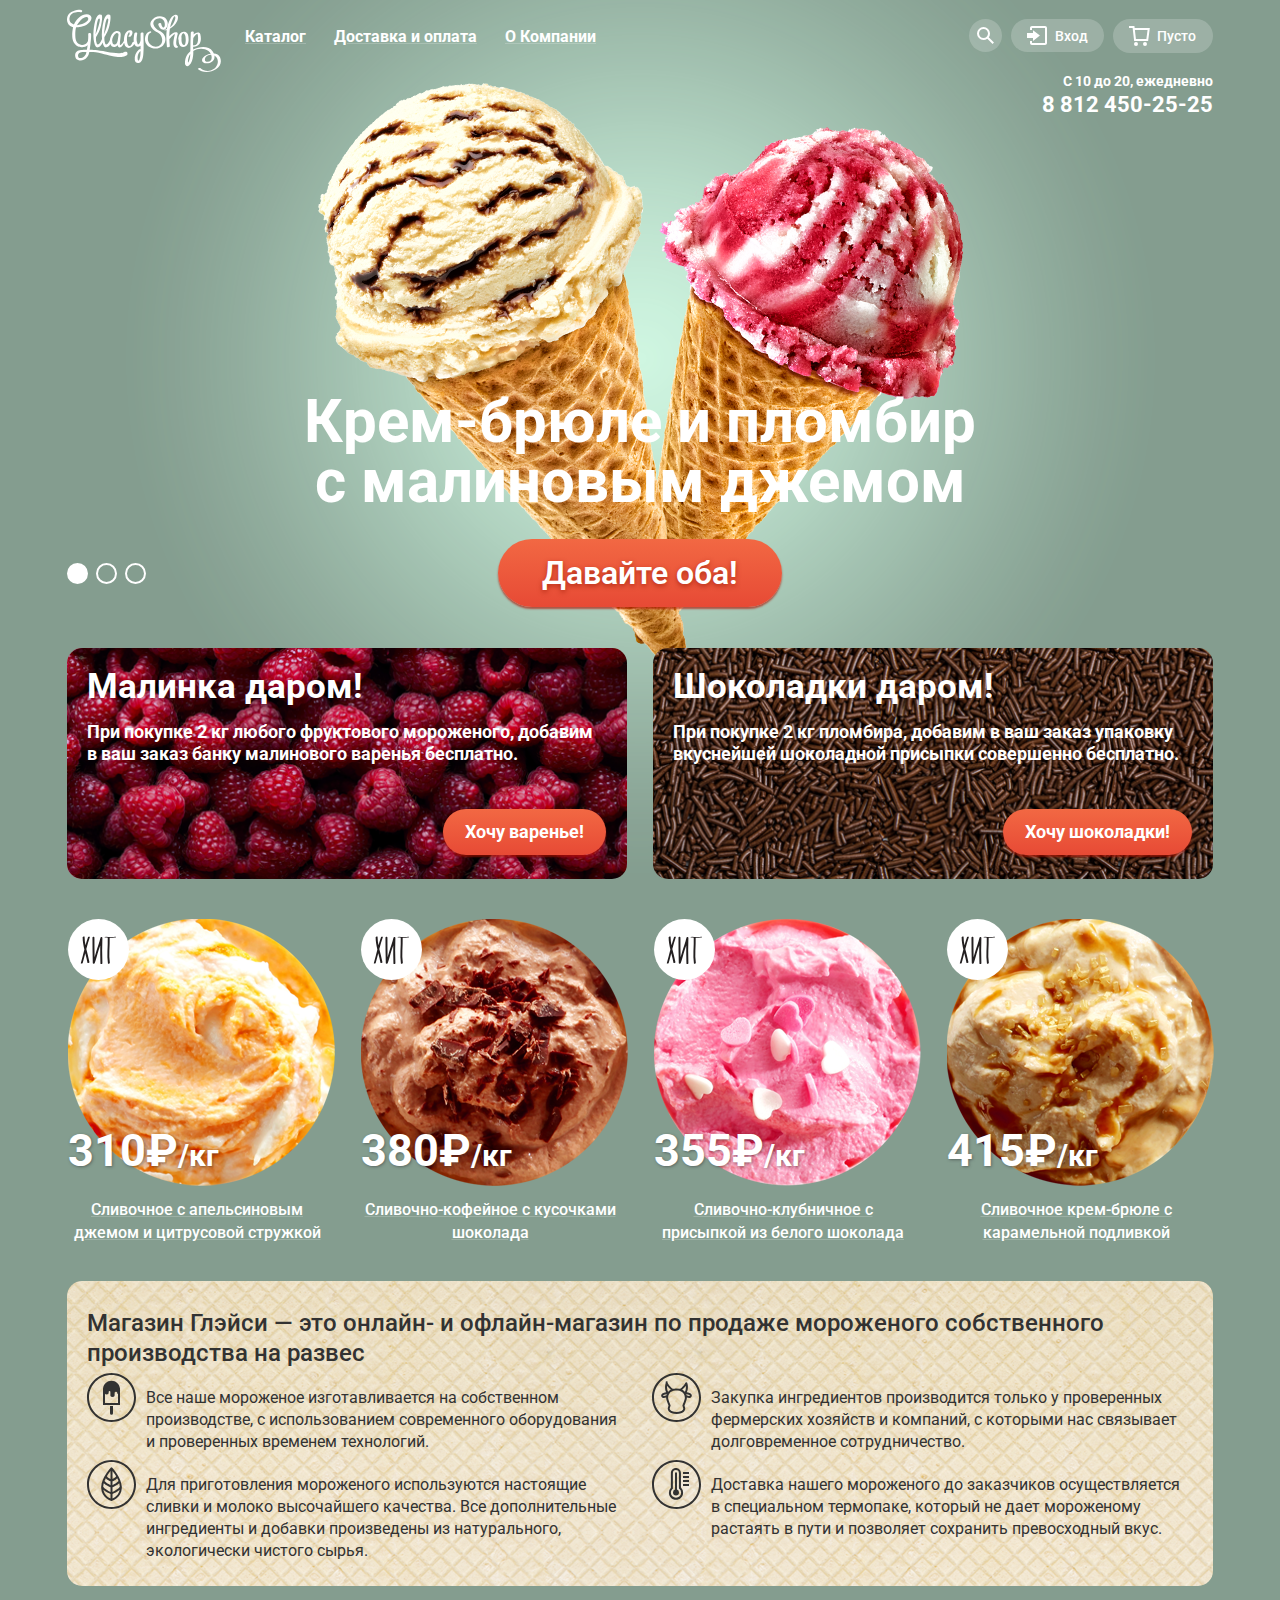
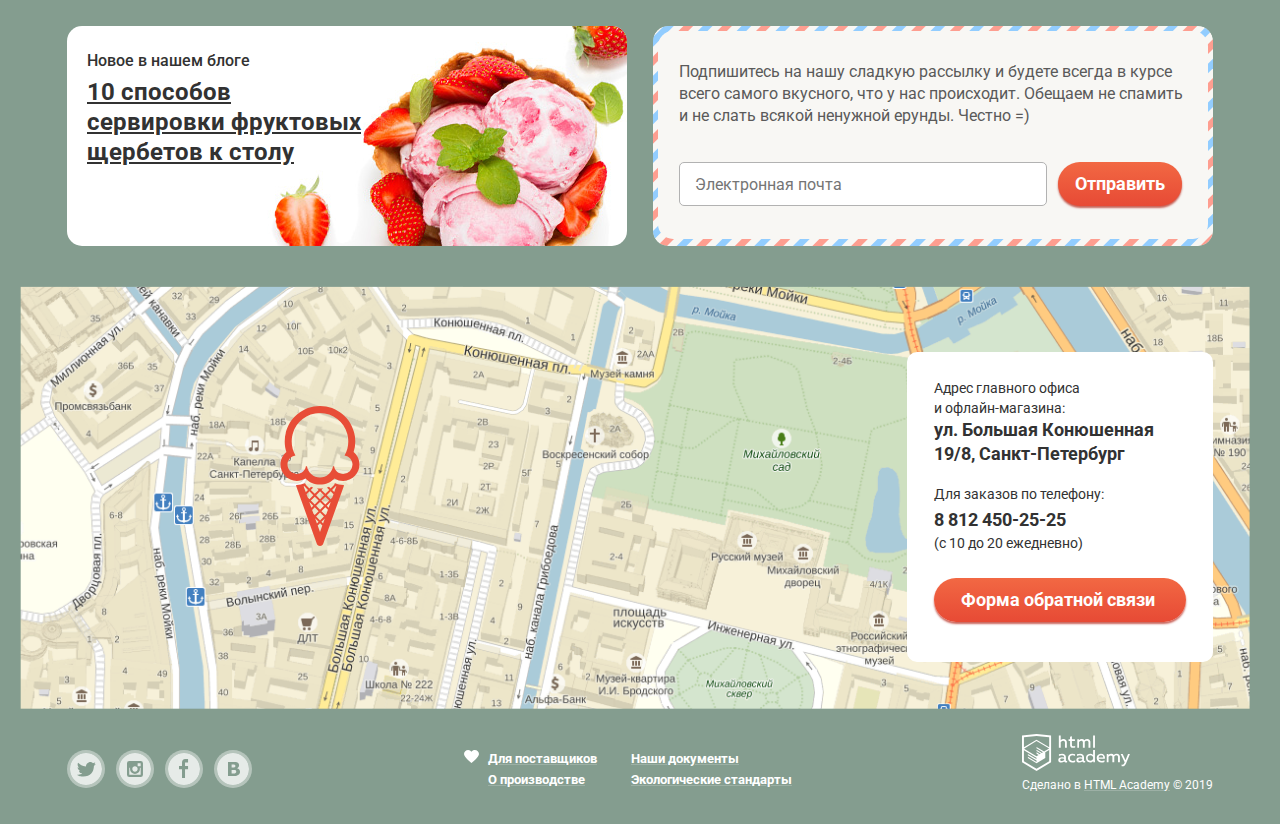
<file: index.html>
<!DOCTYPE html>
<html lang="ru">

<head>
  <meta charset="utf-8">
  <title>Магазин мороженного "Gllacy Shop"</title>
  <link href="https://fonts.googleapis.com/css?family=Roboto:400,500,700&display=swap&subset=cyrillic" rel="stylesheet">
  <link href="./css/normalize.css" rel="stylesheet">
  <link href="./css/min.style.css" rel="stylesheet">
</head>

<body>
  <input class="visually-hidden" type="radio" id="product-1" name="toggle" checked>
  <input class="visually-hidden" type="radio" id="product-2" name="toggle">
  <input class="visually-hidden" type="radio" id="product-3" name="toggle">
  <div class="background-wrapper background-wrapper-with-image">
    <div class="wrapper">
      <header>
        <div class="main-header">
          <nav class="main-navigation">
            <a class="logo">
              <img src="img/logo.svg" width="154" height="64" alt="Логотип магазина мороженного «Gllacy Shop»">
            </a>
            <ul class="site-navigation">
              <li class="catalog-nav site-navigation-item">
                <a href="#" class="menu-link">
                  Каталог
                </a>
                <ul class="list-navigation">
                  <li class="catalog-new"><a href="#">Новинки</a></li>
                  <li class="icecream-type"><a href="catalog.html">Сливочное</a></li>
                  <li class="icecream-type"><a href="#">Щербеты</a></li>
                  <li class="icecream-type"><a href="#">Фруктовый лед</a></li>
                  <li class="icecream-type"><a href="#">Мелорин</a></li>
                </ul>
              </li>
              <li class="delivery site-navigation-item">
                <a href="delivery.html" class="menu-link">
                  Доставка и оплата
                </a>
              </li>
              <li class="info site-navigation-item">
                <a href="info.html" class="menu-link">
                  О Компании
                </a>
              </li>
            </ul>
          </nav>
          <ul class="user-navigation">
            <li class="modal-container">
              <div class="search-block">
                <button type="button" class="search-btn nav-button">
                  <svg class="search-svg" xmlns="http://www.w3.org/2000/svg" xmlns:xlink="http://www.w3.org/1999/xlink" width="17" height="17" viewBox="0 0 17 17"><path d="M16.958 15.527L11.75 10.32A6.455 6.455 0 0 0 13 6.5 6.5 6.5 0 1 0 6.5 13a6.465 6.465 0 0 0 3.839-1.263l5.205 5.204 1.414-1.414zM6.5 11C4.019 11 2 8.981 2 6.5S4.019 2 6.5 2 11 4.019 11 6.5 8.981 11 6.5 11z"/></svg>
                  Поиск
                </button>
                <div class="search-form modal-wrapper">
                  <form action="https://echo.htmlacademy.ru" method="post" name="search-form">
                    <label for="user-search" class="visually-hidden">Поиск по сайту</label>
                    <input class="input-area" type="text" id="user-search" name="search" placeholder="Что ищем?">
                  </form>
                </div>
              </div>
            </li>
            <li class="modal-container">
              <div class="login-block">
                <button type="button" class="entrance-btn nav-button">
                  <svg class="entrance-svg" xmlns="http://www.w3.org/2000/svg" xmlns:xlink="http://www.w3.org/1999/xlink" width="21" height="19" viewBox="0 0 21 19"><g><path d="M6 14.875L12.917 9.5 6 4.125v2.917H-.042v4.917H6z"/><path d="M18 0H5C3.9 0 3 .9 3 2v2h2V2h13v15H5v-2H3v2c0 1.1.9 2 2 2h13c1.1 0 2-.9 2-2V2c0-1.1-.9-2-2-2z"/></g></svg>
                  Вход
                </button>
                <div class="user-form modal-wrapper">
                  <form action="https://echo.htmlacademy.ru" method="post" name="user-page">
                    <label for="user-login" class="visually-hidden">Электронная почта</label>
                    <input class="input-area" type="email" id="user-login" name="login" placeholder="Электронная почта">
                    <label for="user-password" class="visually-hidden">Пароль</label>
                    <input class="input-area" type="password" id="user-password" name="password" placeholder="Пароль">
                  </form>
                  <div class="user-form-block">
                    <div class="popup-block">
                      <button class="popup-btn red-button" type="submit">
                        Войти
                      </button>
                    </div>
                    <div class="user-help-container popup-block">
                      <a href="#" class="black-link">Забыли пароль?</a>
                      <a href="#" class="black-link">Новая регистрация</a>
                    </div>
                  </div>
                </div>
              </div>
            </li>
            <li class="modal-container">
              <button type="button" class="basket-button nav-button">
                <svg class="basket-svg" xmlns="http://www.w3.org/2000/svg" width="21" height="20" viewBox="0 0 21 20"><g><path d="M5.657 2.031L5.422 0H0v2h3.64l1.5 13h13.988l1.699-12.969H5.657zM17.372 13H6.922L5.888 4.031h12.66L17.372 13z"/><circle cx="6.984" cy="18" r="2"/><circle cx="15.984" cy="18" r="2"/></g></svg>
                Пусто
              </button>
            </li>
          </ul>
        </div>
        <div class="wrapper-contact-info">
          <div class="contact-info">
            <p class="work-hours">
              С 10 до 20, ежедневно
            </p>
            <p class="number">
              <a href="tel:88124502525">
                8 812 450-25-25
              </a>
            </p>
          </div>
        </div>
      </header>
    </div>
    <main>
      <div class="wrapper">
        <h1 class="visually-hidden">
          Магазин мороженного «Gllacy Shop»
        </h1>
        <section class="slider">
          <h2 class="visually-hidden">Слайды с мороженным</h2>
          <div class="slider-controls">
            <label class="slider-control" for="product-1">Первый</label>
            <label class="slider-control" for="product-2">Второй</label>
            <label class="slider-control" for="product-3">Третий</label>
          </div>
          <ul class="slider-list">
            <li class="slider-item slide" id="slide1">
              <h3 class="slide-title">
                Крем-брюле и пломбир с малиновым джемом
              </h3>
              <a class="give-link red-button" href="#">
                Давайте оба!
              </a>
            </li>
            <li class="slider-item slide" id="slide2">
              <h3 class="slide-title">
                Шоколадный пломбир и лимонный сорбет
              </h3>
              <a class="give-link red-button" href="#">
                Давайте оба!
              </a>
            </li>
            <li class="slider-item slide" id="slide3">
              <h3 class="slide-title">
                Пломбир с помадкой и клубничный щербет
              </h3>
              <a class="give-link red-button" href="#">
                Давайте оба!
              </a>
            </li>
          </ul>
        </section>
        <div class="container-sale">
          <section class="sale-berry sale-block">
            <h2 class="sale-heading">
              Малинка даром!
            </h2>
            <p class="sale-paragraph">
              При покупке 2 кг любого фруктового мороженого, добавим в ваш заказ банку малинового варенья бесплатно.
            </p>
            <a class="sale-btn red-button" href="#">
              Хочу варенье!
            </a>
          </section>
          <section class="sale-choko sale-block">
            <h2 class="sale-heading">
              Шоколадки даром!
            </h2>
            <p class="sale-paragraph">
              При покупке 2 кг пломбира, добавим в ваш заказ упаковку вкуснейшей шоколадной присыпки совершенно бесплатно.
            </p>
            <a class="sale-btn red-button" href="#">
              Хочу шоколадки!
            </a>
          </section>
        </div>
        <section class="catalog">
          <h2 class="visually-hidden">
            Список сортов мороженного
          </h2>
          <ul class="catalog-list">
            <li class="catalog-item action">
              <div class="catalog-style">
                <p class="hit">
                  <img src="img/1.png" alt="Сливочное с апельсиновым джемом и цитрусовой стружкой" width="267" height="267">
                </p>
                <p class="icecream-price">
                  310₽<span class="icecream-kg">/кг</span>
                </p>
                <h3 class="icecream-name">
                  <a href="#" class="white-link">
                    Сливочное с апельсиновым джемом и цитрусовой стружкой
                  </a>
                </h3>
              </div>
              <div class="actions">
                <a class="show-button red-button" href="#">
                  Быстрый просмотр
                </a>
              </div>
            </li>
            <li class="catalog-item action">
              <div class="catalog-style">
                <p class="hit">
                  <img src="img/2.png" alt="Сливочно-кофейное с кусочками шоколада" width="267" height="267">
                </p>
                <p class="icecream-price">
                  380₽<span class="icecream-kg">/кг</span>
                </p>
                <h3 class="icecream-name">
                  <a href="#" class="white-link">
                    Сливочно-кофейное с кусочками шоколада
                  </a>
                </h3>
              </div>
              <div class="actions">
                <a class="show-button red-button" href="#">
                  Быстрый просмотр
                </a>
              </div>
            </li>
            <li class="catalog-item action">
              <div class="catalog-style">
                <p class="hit">
                  <img src="img/3.png" alt="Сливочно-клубничное с присыпкой из белого шоколада" width="267" height="267">
                </p>
                <p class="icecream-price">
                  355₽<span class="icecream-kg">/кг</span>
                </p>
                <h3 class="icecream-name">
                  <a href="#" class="white-link">
                    Сливочно-клубничное с присыпкой из белого шоколада
                  </a>
                </h3>
              </div>
              <div class="actions">
                <a class="show-button red-button" href="#">
                  Быстрый просмотр
                </a>
              </div>
            </li>
            <li class="catalog-item action">
              <div class="catalog-style">
                <p class="hit">
                  <img src="img/4.png" alt="Сливочное крем-брюле с карамельной подливкой" width="267" height="267">
                </p>
                <p class="icecream-price">
                  415₽<span class="icecream-kg">/кг</span>
                </p>
                <h3 class="icecream-name">
                  <a href="#" class="white-link">
                    Сливочное крем-брюле с карамельной подливкой
                  </a>
                </h3>
              </div>
              <div class="actions">
                <a class="show-button red-button" href="#">
                  Быстрый просмотр
                </a>
              </div>
            </li>
          </ul>
        </section>
        <section class="about-shop">
          <h2 class="shop-description">
            Магазин Глэйси — это онлайн- и офлайн-магазин по продаже мороженого собственного производства на развес
          </h2>
          <ul class="shop-item">
            <li class="shop-list icecream-svg">
              <p>
                Все наше мороженое изготавливается на собственном производстве, с использованием современного
                оборудования и проверенных временем технологий.
              </p>
            </li>
            <li class="shop-list cow-svg">
              <p>
                Закупка ингредиентов производится только у проверенных фермерских хозяйств и компаний, с которыми
                нас связывает долговременное сотрудничество.
              </p>
            </li>
            <li class="shop-list eco-svg">
              <p>
                Для приготовления мороженого используются настоящие сливки и молоко высочайшего качества.
                Все дополнительные ингредиенты и добавки произведены из натурального, экологически чистого сырья.
              </p>
            </li>
            <li class="shop-list termo-svg">
              <p>
                Доставка нашего мороженого до заказчиков осуществляется в специальном термопаке, который не дает
                мороженому растаять в пути и позволяет сохранить превосходный вкус.
              </p>
            </li>
          </ul>
        </section>
        <div class="container-news-sub">
          <article class="news block-news-sub">
            <h2 class="news-title">Новое в нашем блоге</h2>
            <p class="news-article">
              <a href="#" class="black-link">
                10 способов сервировки фруктовых щербетов к столу
              </a>
            </p>
          </article>
          <section class="subscription block-news-sub">
            <div class="subscription-wrapper">
              <h2 class="visually-hidden">Подписка на рассылку</h2>
              <p class="subscription-message">
                Подпишитесь на нашу сладкую рассылку и будете всегда в курсе всего самого вкусного, что у нас
                происходит.
                Обещаем не спамить и не слать всякой ненужной ерунды. Честно =)
              </p>
              <form action="https://echo.htmlacademy.ru" method="post" name="user-subscription">
                <label for="subscription-field" class="visually-hidden">Электронная почта</label>
                <input class="input-area email-form" type="email" name="subscription-form" id="subscription-field" placeholder="Электронная почта" required>
                <button type="submit" class="subscription-btn red-button">Отправить</button>
              </form>
            </div>
          </section>
        </div>
      </div>
      <section class="contact-block">
        <h2 class="visually-hidden">Контактная информация</h2>
        <iframe src="https://www.google.com/maps/embed?pb=!1m18!1m12!1m3!1d1712.0566339341992!2d30.32383543228358!3d59.93859171300498!2m3!1f0!2f0!3f0!3m2!1i1024!2i768!4f13.1!3m3!1m2!1s0x4696310fca145cc1%3A0x42b32648d8238007!2z0JHQvtC70YzRiNCw0Y8g0JrQvtC90Y7RiNC10L3QvdCw0Y8g0YPQuy4sIDE5LzgsINCh0LDQvdC60YIt0J_QtdGC0LXRgNCx0YPRgNCzLCAxOTExODY!5e0!3m2!1sru!2sru!4v1571417828946!5m2!1sru!2sru" width="1200" height="430" style="border:0;" allowfullscreen=""></iframe>
        <div class="img-map">
          <img class="map" src="img/map.png" alt="ул. Большая Конюшенная 19/8, Санкт-Петербург" width="1200" height="430">
          <img class="pin" src="img/pin.svg" alt="" width="80" height="140">
        </div>
        <div class="wrapper contacts-wrapper">
          <div class="contacts">
            <div class="contact-info-map">
              Адрес главного офиса<br> и офлайн-магазина:
              <span class="address">ул. Большая Конюшенная  19/8, Санкт-Петербург</span>
              Для заказов по телефону:
              <span class="tel-number">
                <a href="tel:88124502525">
                  8 812 450-25-25
                </a>
              </span>
              (с 10 до 20 ежедневно)
            </div>
            <a class="user-info red-button" href="#">
              Форма обратной связи
            </a>
          </div>
        </div>
      </section>
    </main>
    <footer>
      <div class="wrapper">
        <div class="container-footer">
          <div class="social-media">
            <ul class="socialmedia-list">
              <li>
                <a href="#" class="socialmedia-icon twitter">
                  <span class="visually-hidden">Твиттер</span>
                </a>
              </li>
              <li>
                <a href="#" class="socialmedia-icon insta">
                  <span class="visually-hidden">Инстаграм</span>
                </a>
              </li>
              <li>
                <a href="#" class="socialmedia-icon facebook">
                  <span class="visually-hidden">Фейсбук</span>
                </a>
              </li>
              <li>
                <a href="#" class="socialmedia-icon vkontakte">
                  <span class="visually-hidden">Вконтакте</span>
                </a>
              </li>
            </ul>
          </div>
          <div class="clients-information">
            <ul class="information-item">
              <li class="information-list heart">
                <a href="#" class="white-link">
                  Для поставщиков
                </a>
              </li>
              <li class="information-list">
                <a href="#" class="white-link">
                  Наши документы
                </a>
              </li>
              <li class="information-list">
                <a href="#" class="white-link">
                  О производстве
                </a>
              </li>
              <li class="information-list">
                <a href="#" class="white-link">
                  Экологические стандарты
                </a>
              </li>
            </ul>
          </div>
          <div class="copyright">
            <div class="html-academy">
              <a href="https://htmlacademy.ru/intensive/htmlcss">
                <img class="html-logo" src="img/logo-htmlacademy.svg" alt="Логотип HTML Академии" width="108" height="39">
              </a>
              <p>Сделано в <a class="footer-logo white-link" href="https://htmlacademy.ru/intensive/htmlcss">HTML Academy</a> &copy; 2019
              </p>
            </div>
          </div>
        </div>
      </div>
    </footer>
    <div class="modal">
      <section class="modal-content">
        <button class="modal-close" type="button">
          <span class="visually-hidden">Закрыть</span>
        </button>
        <h2 class="visually-hidden">Форма обратной связи</h2>
        <p>Мы обязательно вам ответим!</p>
        <form action="https://echo.htmlacademy.ru" method="post" name="userfield-form">
          <label for="userfield-id" class="visually-hidden">Ваше имя</label>
          <input class="input-area" type="text" name="username" id="userfield-id" placeholder="Как вас зовут?">
          <label for="userfield-mail" class="visually-hidden">Электронная почта</label>
          <input class="input-area" type="email" name="user-mail" id="userfield-mail" placeholder="Ваша почта для ответа?">
          <textarea class="input-area" name="user-message" id="userfield-message" rows="5" placeholder="Напишите что-нибудь..." aria-label="Поле для сообщения"></textarea>
          <button type="submit" class="submit-btn red-button">Отправить</button>
        </form>
      </section>
    </div>
  </div>
  <script src="./js/min.script.js"></script>
</body>

</html>
</file>
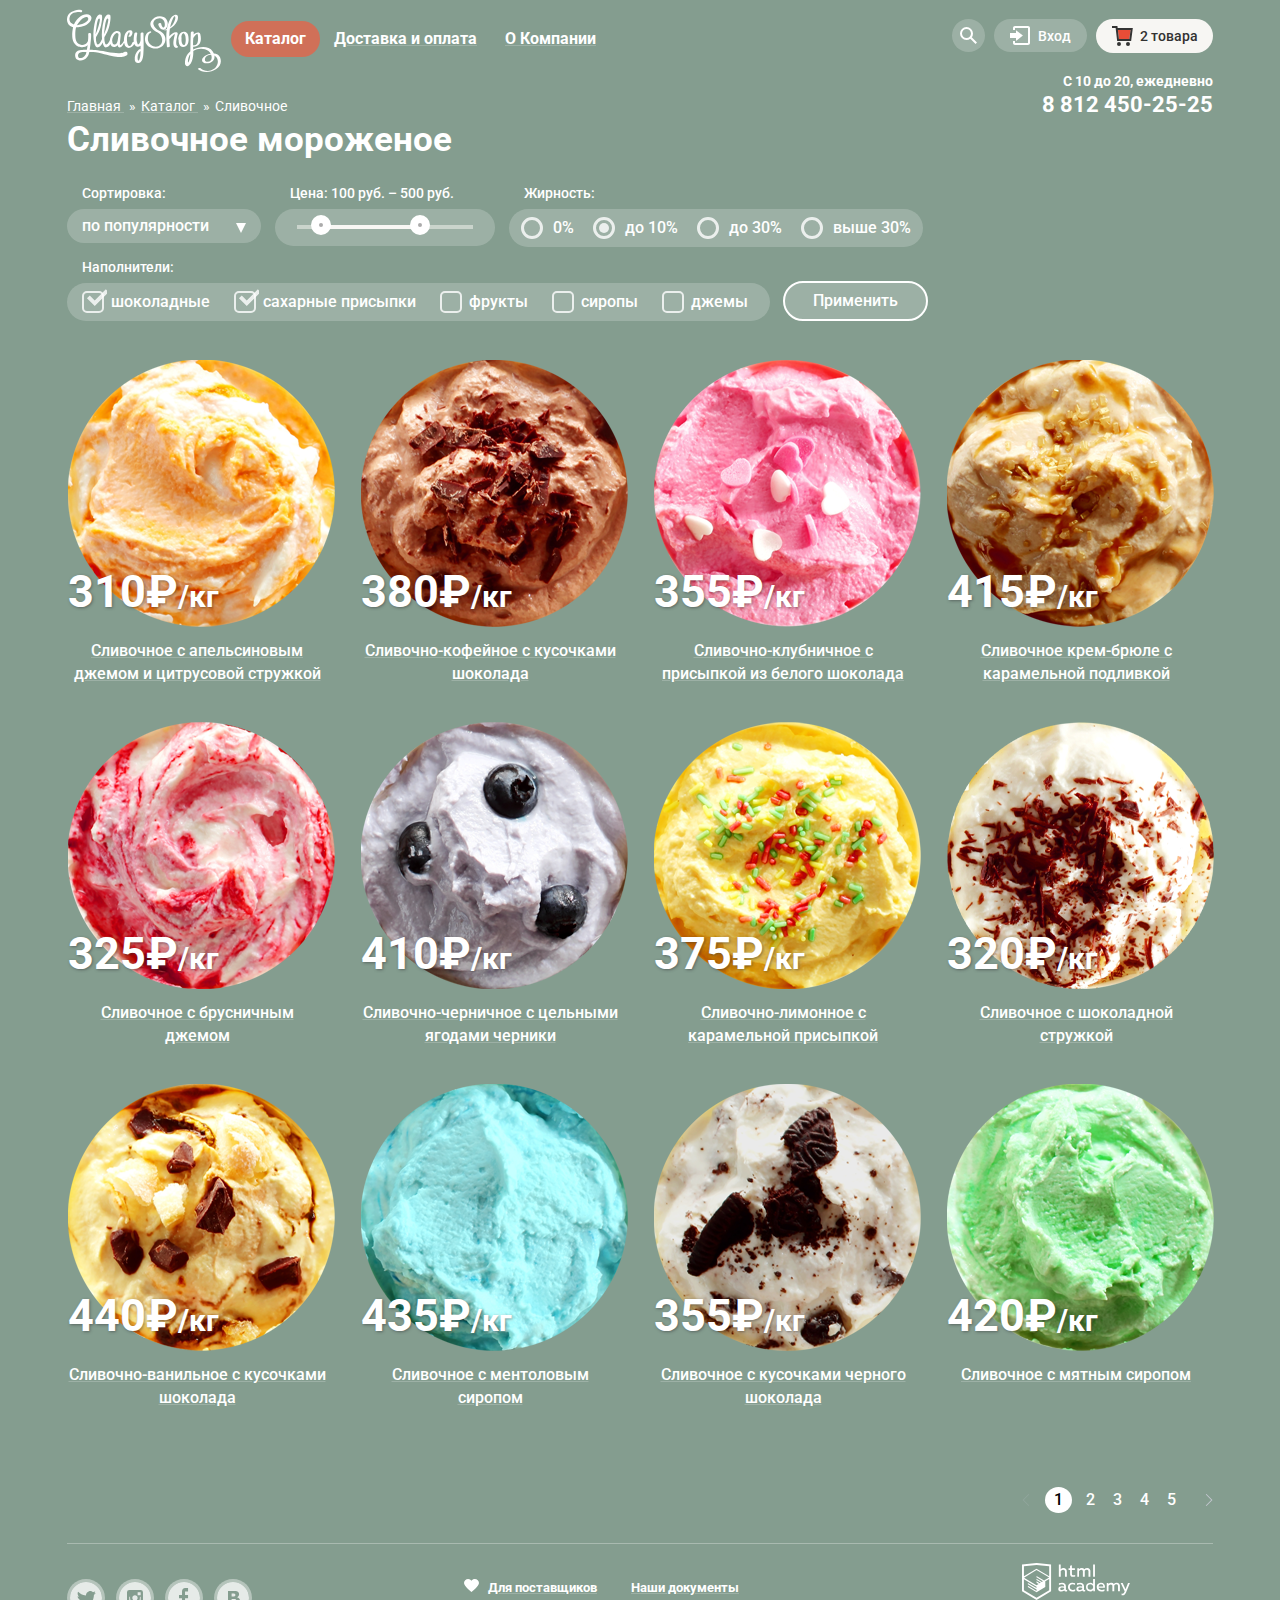
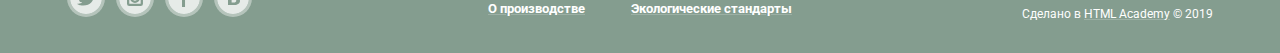
<file: catalog.html>
<!DOCTYPE html>
<html lang="ru">
<head>
  <meta charset="utf-8">
  <title>Каталог магазина мороженного «Gllacy Shop»</title>
  <link href="https://fonts.googleapis.com/css?family=Roboto:400,500,700&display=swap&subset=cyrillic" rel="stylesheet">
  <link href="./css/normalize.css" rel="stylesheet">
  <link href="./css/min.style.css" rel="stylesheet">
</head>
<body>
  <div class="background-wrapper">
    <div class="wrapper">
      <header class="catalog-header">
        <div class="main-header">
          <nav class="main-navigation">
            <a class="logo" href="index.html">
              <img src="img/logo.svg" width="154" height="64" alt="Логотип магазина мороженного «Gllacy Shop»">
            </a>
            <ul class="site-navigation">
              <li class="catalog-nav">
                <a class="catalog-nav-current" href="catalog.html">
                  Каталог
                </a>
              </li>
              <li class="delivery">
                <a href="delivery.html" class="menu-link">
                  Доставка и оплата
                </a>
              </li>
              <li class="info">
                <a href="info.html" class="menu-link">
                  О Компании
                </a>
              </li>
            </ul>
          </nav>
          <ul class="user-navigation">
            <li class="modal-container">
              <div class="search-block">
                <button type="button" class="search-btn nav-button">
                  <svg class="search-svg" xmlns="http://www.w3.org/2000/svg" xmlns:xlink="http://www.w3.org/1999/xlink" width="17" height="17" viewBox="0 0 17 17"><path d="M16.958 15.527L11.75 10.32A6.455 6.455 0 0 0 13 6.5 6.5 6.5 0 1 0 6.5 13a6.465 6.465 0 0 0 3.839-1.263l5.205 5.204 1.414-1.414zM6.5 11C4.019 11 2 8.981 2 6.5S4.019 2 6.5 2 11 4.019 11 6.5 8.981 11 6.5 11z"/></svg>
                  Поиск
                </button>
                <div class="search-form modal-wrapper">
                  <form action="https://echo.htmlacademy.ru" method="post" name="search-form">
                    <label for="user-search" class="visually-hidden">Поиск по сайту</label>
                    <input class="input-area" type="text" id="user-search" name="search" placeholder="Что ищем?">
                  </form>
                </div>
              </div>
            </li>
            <li class="modal-container">
              <div class="login-block">
                <button type="button" class="entrance-btn nav-button">
                  <svg class="entrance-svg" xmlns="http://www.w3.org/2000/svg" xmlns:xlink="http://www.w3.org/1999/xlink" width="21" height="19" viewBox="0 0 21 19"><g><path d="M6 14.875L12.917 9.5 6 4.125v2.917H-.042v4.917H6z"/><path d="M18 0H5C3.9 0 3 .9 3 2v2h2V2h13v15H5v-2H3v2c0 1.1.9 2 2 2h13c1.1 0 2-.9 2-2V2c0-1.1-.9-2-2-2z"/></g></svg>
                  Вход
                </button>
                <div class="user-form modal-wrapper">
                  <form action="https://echo.htmlacademy.ru" method="post" name="user-page">
                    <label for="user-login" class="visually-hidden">Электронная почта</label>
                    <input class="input-area" type="email" id="user-login" name="login" placeholder="Электронная почта">
                    <label for="user-password" class="visually-hidden">Пароль</label>
                    <input class="input-area" type="password" id="user-password" name="password" placeholder="Пароль">
                  </form>
                  <div class="user-form-block">
                    <div class="popup-block">
                      <button class="popup-btn red-button" type="submit">
                        Войти
                      </button>
                    </div>
                    <div class="user-help-container popup-block">
                      <a href="#" class="black-link">Забыли пароль?</a>
                      <a href="#" class="black-link">Новая регистрация</a>
                    </div>
                  </div>
                </div>
              </div>
            </li>
            <li class="basket-popup modal-container">
              <button type="button" class="basket-button nav-button full-basket">
                <svg class="basket-svg" xmlns="http://www.w3.org/2000/svg" width="21" height="20" viewBox="0 0 21 20"><path fill="#E84D37" d="M5.888 4.031L6.922 13h10.45l1.176-8.969z"/><circle fill="#343434" cx="6.984" cy="18" r="2"/><circle fill="#343434" cx="15.984" cy="18" r="2"/><path fill="#343434" d="M5.657 2.031L5.422 0H0v2h3.64l1.5 13h13.988l1.699-12.969H5.657zM17.372 13H6.922L5.888 4.031h12.66L17.372 13z"/></svg>
                2 товара
              </button>
              <div class="basket-full-block modal-wrapper">
                <table class="basket-goods">
                  <tr>
                    <td>
                      <button type="button" class="modal-close basket-close">
                        <span class="visually-hidden">Удалить</span>
                      </button>
                    </td>
                    <td><img src="img/icecream_small_1.png" width="33" height="33" alt="Пломбир с апельсиновым джемом"></td>
                    <td>Пломбир с апельсиновым джемом</td>
                    <td>1,5 кг х <span>200 руб.</span></td>
                    <td>300 руб.</td>
                  </tr>
                  <tr>
                    <td>
                      <button type="button" class="modal-close basket-close-second">
                        <span class="visually-hidden">Удалить</span>
                      </button>
                    </td>
                    <td><img src="img/icecream_small_2.png" width="33" height="33" alt="Клубничный пломбир с присыпкой из белого шоколада"></td>
                    <td>Клубничный пломбир с присыпкой из белого шоколада</td>
                    <td>1,5 кг х <span>300 руб.</span></td>
                    <td>450 руб.</td>
                  </tr>
                </table>
                <div class="basket-container">
                  <p>Итого: 750 руб.</p>
                  <a class="order red-button" href="#">Оформить заказ</a>
                </div>
              </div>
            </li>
          </ul>
        </div>
        <div class="contact-info">
          <p class="work-hours">
            С 10 до 20, ежедневно
          </p>
          <p class="number">
            <a href="tel:88124502525">
              8 812 450-25-25
            </a>
          </p>
        </div>
      </header>
      <main class="main-block">
        <ul class="breadcrumbs">
          <li class="breadcrumbs-item">
            <a href="index.html" class="breadcrumbs-link white-link">
              Главная
            </a>
          </li>
          <li class="breadcrumbs-item">
            <a href="#" class=" breadcrumbs-link white-link">
              Каталог
            </a>
          </li>
          <li class="breadcrumbs-item">
            Сливочное
          </li>
        </ul>
        <h1 class="icecream-heading">Сливочное мороженое</h1>
        <section class="choose-option">
          <h2 class="visually-hidden">
            Фильтр товаров
          </h2>
          <form action="https://echo.htmlacademy.ru" method="post" name="item-filter" class="option-form">
            <div class="sorting-block">
              <p class="form-title">Сортировка:</p>
              <select name="sorting" class="sorting form-background">
                <option value="popular">по популярности</option>
                <option value="cheap">сначала недорогие</option>
                <option value="expensive">сначала дорогие</option>
                <option value="fat">по жирности</option>
              </select>
              <div class="arrow"></div>
            </div>
            <div class="filter-range">
              <div class="form-title">Цена: 100 руб. – 500 руб.</div>
              <div class="range-controls form-background">
                <div class="scale">
                  <div class="bar"></div>
                </div>
                <div class="range-toggle range-toggle-min" tabindex="0"></div>
                <div class="range-toggle range-toggle-max" tabindex="0"></div>
              </div>
            </div>
            <div class="fat-block">
              <p class="form-title">Жирность:</p>
              <fieldset class="form-fieldset">
                <div class="fat-field form-background">
                  <label class="radio-label">
                    <input type="radio" name="select-fat" value="0%" class="visually-hidden input-radio">
                    <span class="radio-indicator"></span>
                    <span>0%</span>
                  </label>
                  <label>
                    <input type="radio" name="select-fat" value="до 10%" class="visually-hidden input-radio" checked>
                    <span class="radio-indicator"></span>
                    <span>до 10%</span>
                  </label>
                  <label>
                    <input type="radio" name="select-fat" value="до 30%" class="visually-hidden input-radio">
                    <span class="radio-indicator"></span>
                    <span>до 30%</span>
                  </label>
                  <label>
                    <input type="radio" name="select-fat" value="выше 30%" class="visually-hidden input-radio">
                    <span class="radio-indicator"></span>
                    <span>выше 30%</span>
                  </label>
                </div>
              </fieldset>
            </div>
            <div class="consist-block">
              <p class="form-title">Наполнители:</p>
              <fieldset class="form-fieldset">
                <div class="consist-field form-background">
                  <label>
                    <input type="checkbox" name="consisting" value="choko" class="visually-hidden input-checkbox" checked>
                    <span class="checkbox-indicator"></span>
                    <span>шоколадные</span>
                  </label>
                  <label>
                    <input type="checkbox" name="consisting" value="sugar" class="visually-hidden input-checkbox" checked>
                    <span class="checkbox-indicator"></span>
                    <span>сахарные присыпки</span>
                  </label>
                  <label>
                    <input type="checkbox" name="consisting" value="fruits" class="visually-hidden input-checkbox">
                    <span class="checkbox-indicator"></span>
                    <span>фрукты</span>
                  </label>
                  <label>
                    <input type="checkbox" name="consisting" value="syrup" class="visually-hidden input-checkbox">
                    <span class="checkbox-indicator"></span>
                    <span>сиропы</span>
                  </label>
                  <label>
                    <input type="checkbox" name="consisting" value="jam" class="visually-hidden input-checkbox">
                    <span class="checkbox-indicator"></span>
                    <span>джемы</span>
                  </label>
                </div>
              </fieldset>
            </div>
            <button type="submit" class="sorting-btn white-button">
              Применить
            </button>
          </form>
        </section>
        <section class="catalog">
          <h2 class="visually-hidden">
            Список сортов мороженного
          </h2>
          <ul class="catalog-list">
            <li class="catalog-item action">
              <div class="catalog-style">
                <img class="png-1" src="img/1.png" alt="Сливочное с апельсиновым джемом и цитрусовой стружкой" width="267" height="267">
                <p class="icecream-price">
                  310₽<span class="icecream-kg">/кг</span>
                </p>
                <h3 class="icecream-name">
                  <a href="#" class="white-link">
                    Сливочное с апельсиновым джемом и цитрусовой стружкой
                  </a>
                </h3>
              </div>
              <div class="actions">
                <a class="show-button red-button" href="#">
                  Быстрый просмотр
                </a>
              </div>
            </li>
            <li class="catalog-item action">
              <div class="catalog-style">
                <img class="png-2" src="img/2.png" alt="Сливочно-кофейное с кусочками шоколада" width="267" height="267">
                <p class="icecream-price">
                  380₽<span class="icecream-kg">/кг</span>
                </p>
                <h3 class="icecream-name">
                  <a href="#" class="white-link">
                    Сливочно-кофейное с кусочками шоколада
                  </a>
                </h3>
              </div>
              <div class="actions">
                <a class="show-button red-button" href="#">
                  Быстрый просмотр
                </a>
              </div>
            </li>
            <li class="catalog-item action">
              <div class="catalog-style">
                <img class="png-3" src="img/3.png" alt="Сливочно-клубничное с присыпкой из белого шоколада" width="267" height="267">
                <p class="icecream-price">
                  355₽<span class="icecream-kg">/кг</span>
                </p>
                <h3 class="icecream-name">
                  <a href="#" class="white-link">
                    Сливочно-клубничное с присыпкой из белого шоколада
                  </a>
                </h3>
              </div>
              <div class="actions">
                <a class="show-button red-button" href="#">
                  Быстрый просмотр
                </a>
              </div>
            </li>
            <li class="catalog-item action">
              <div class="catalog-style">
                <img class="png-4" src="img/4.png" alt="Сливочное крем-брюле с карамельной подливкой" width="267" height="267">
                <p class="icecream-price">
                  415₽<span class="icecream-kg">/кг</span>
                </p>
                <h3 class="icecream-name">
                  <a href="#" class="white-link">
                    Сливочное крем-брюле с карамельной подливкой
                  </a>
                </h3>
              </div>
              <div class="actions">
                <a class="show-button red-button" href="#">
                  Быстрый просмотр
                </a>
              </div>
            </li>
            <li class="catalog-item action">
              <div class="catalog-style">
                <img class="png-1" src="img/5.png" alt="Сливочное с брусничным джемом" width="267" height="267">
                <p class="icecream-price">
                  325₽<span class="icecream-kg">/кг</span>
                </p>
                <h3 class="icecream-name">
                  <a href="#" class="white-link">
                    Сливочное с брусничным джемом
                  </a>
                </h3>
              </div>
              <div class="actions">
                <a class="show-button red-button" href="#">
                  Быстрый просмотр
                </a>
              </div>
            </li>
            <li class="catalog-item action">
              <div class="catalog-style">
                <img class="png-2" src="img/6.png" alt="Сливочно-черничное с цельными ягодами черники" width="267" height="267">
                <p class="icecream-price">
                  410₽<span class="icecream-kg">/кг</span>
                </p>
                <h3 class="icecream-name">
                  <a href="#" class="white-link">
                    Сливочно-черничное с цельными ягодами черники
                  </a>
                </h3>
              </div>
              <div class="actions">
                <a class="show-button red-button" href="#">
                  Быстрый просмотр
                </a>
              </div>
            </li>
            <li class="catalog-item action">
              <div class="catalog-style">
                <img class="png-3" src="img/7.png" alt="Сливочно-лимонное с карамельной присыпкой" width="267" height="267">
                <p class="icecream-price">
                  375₽<span class="icecream-kg">/кг</span>
                </p>
                <h3 class="icecream-name">
                  <a href="#" class="white-link">
                    Сливочно-лимонное с карамельной присыпкой
                  </a>
                </h3>
              </div>
              <div class="actions">
                <a class="show-button red-button" href="#">
                  Быстрый просмотр
                </a>
              </div>
            </li>
            <li class="catalog-item action">
              <div class="catalog-style">
                <img class="png-4" src="img/8.png" alt="Сливочное с шоколадной стружкой" width="267" height="267">
                <p class="icecream-price">
                  320₽<span class="icecream-kg">/кг</span>
                </p>
                <h3 class="icecream-name">
                  <a href="#" class="white-link">
                    Сливочное с шоколадной стружкой
                  </a>
                </h3>
              </div>
              <div class="actions">
                <a class="show-button red-button" href="#">
                  Быстрый просмотр
                </a>
              </div>
            </li>
            <li class="catalog-item action">
              <div class="catalog-style">
                <img class="png-1" src="img/9.png" alt="Сливочно-ванильное с кусочками шоколада" width="267" height="267">
                <p class="icecream-price">
                  440₽<span class="icecream-kg">/кг</span>
                </p>
                <h3 class="icecream-name">
                  <a href="#" class="white-link">
                    Сливочно-ванильное с кусочками шоколада
                  </a>
                </h3>
              </div>
              <div class="actions">
                <a class="show-button red-button" href="#">
                  Быстрый просмотр
                </a>
              </div>
            </li>
            <li class="catalog-item action">
              <div class="catalog-style">
                <img class="png-2" src="img/10.png" alt="Сливочноe с ментоловым сиропом" width="267" height="267">
                <p class="icecream-price">
                  435₽<span class="icecream-kg">/кг</span>
                </p>
                <h3 class="icecream-name">
                  <a href="#" class="white-link">
                    Сливочноe с ментоловым сиропом
                  </a>
                </h3>
              </div>
              <div class="actions">
                <a class="show-button red-button" href="#">
                  Быстрый просмотр
                </a>
              </div>
            </li>
            <li class="catalog-item action">
              <div class="catalog-style">
                <img class="png-3" src="img/11.png" alt="Сливочное с кусочками черного шоколада" width="267" height="267">
                <p class="icecream-price">
                  355₽<span class="icecream-kg">/кг</span>
                </p>
                <h3 class="icecream-name">
                  <a href="#" class="white-link">
                    Сливочное с кусочками черного шоколада
                  </a>
                </h3>
              </div>
              <div class="actions">
                <a class="show-button red-button" href="#">
                  Быстрый просмотр
                </a>
              </div>
            </li>
            <li class="catalog-item action">
              <div class="catalog-style">
                <img class="png-4" src="img/12.png" alt="Сливочное с мятным сиропом" width="267" height="267">
                <p class="icecream-price">
                  420₽<span class="icecream-kg">/кг</span>
                </p>
                <h3 class="icecream-name">
                  <a href="#" class="white-link">
                    Сливочное с мятным сиропом
                  </a>
                </h3>
              </div>
              <div class="actions">
                <a class="show-button red-button" href="#">
                  Быстрый просмотр
                </a>
              </div>
            </li>
          </ul>
        </section>
        <section class="paginator">
          <h2 class="visually-hidden">Список страниц</h2>
          <button type="button" class="paginator-btn prev">
            <span class="visually-hidden">Назад</span>
          </button>
          <ul class="paginator-list">
            <li class="page-item active">
              <a href="#"><span class="paginator-center">1</span></a>
            </li>
            <li class="page-item">
              <a href="#"><span class="paginator-center">2</span></a>
            </li>
            <li class="page-item">
              <a href="#"><span class="paginator-center">3</span></a>
            </li>
            <li class="page-item">
              <a href="#"><span class="paginator-center">4</span></a>
            </li>
            <li class="page-item">
              <a href="#"><span class="paginator-center">5</span></a>
            </li>
          </ul>
          <button type="button" class="paginator-btn next">
            <span class="visually-hidden">Вперед</span>
          </button>
        </section>
      </main>
      <footer>
        <div class="container-footer">
          <div class="social-media">
            <ul class="socialmedia-list">
              <li>
                <a href="#" class="socialmedia-icon twitter">
                  <span class="visually-hidden">Твиттер</span>
                </a>
              </li>
              <li>
                <a href="#" class="socialmedia-icon insta">
                  <span class="visually-hidden">Инстаграм</span>
                </a>
              </li>
              <li>
                <a href="#" class="socialmedia-icon facebook">
                  <span class="visually-hidden">Фейсбук</span>
                </a>
              </li>
              <li>
                <a href="#"  class="socialmedia-icon vkontakte">
                  <span class="visually-hidden">Вконтакте</span>
                </a>
              </li>
            </ul>
          </div>
          <div class="clients-information">
            <ul class="information-item">
              <li class="information-list heart">
                <a href="#" class="white-link">
                  Для поставщиков
                </a>
              </li>
              <li class="information-list">
                <a href="#" class="white-link">
                  Наши документы
                </a>
              </li>
              <li class="information-list">
                <a href="#" class="white-link">
                  О производстве
                </a>
              </li>
              <li class="information-list">
                <a href="#" class="white-link">
                  Экологические стандарты
                </a>
              </li>
            </ul>
          </div>
          <div class="copyright">
            <div class="html-academy">
              <a href="https://htmlacademy.ru/intensive/htmlcss">
                <img class="html-logo" src="img/logo-htmlacademy.svg" alt="Логотип HTML Академии" width="108" height="39">
              </a>
              <p>Сделано в <a class="footer-logo white-link" href="https://htmlacademy.ru/intensive/htmlcss">HTML Academy</a> &copy; 2019
              </p>
            </div>
          </div>
        </div>
      </footer>
    </div>
  </div>
</body>
</html>
</file>
<file: css/min.style.css>
body{margin:0;padding:0;font-family:"Roboto","Arial","sans-serif";font-size:16px;line-height:22px;color:#ffffff}a{text-decoration:none}img{max-width:100%;height:auto}.wrapper{width:1146px;padding:0 27px;margin-right:auto;margin-left:auto}.background-wrapper{background-color:#849d8f}.background-wrapper-with-image{background-color:#849d8f;background-image:url("../img/double_icecream_1.png");background-repeat:no-repeat;background-position:top center;transition:background-image 0.5s ease,background-color 0.5s ease}.background-wrapper-with-image::before,.background-wrapper-with-image::after{content:"";visibility:hidden}.background-wrapper-with-image::before{background-image:url("../img/double_icecream_2.png")}.background-wrapper-with-image::after{background-image:url("../img/double_icecream_3.png")}.visually-hidden{position:absolute;width:1px;height:1px;margin:-1px;border:0;padding:0;clip:rect(0 0 0 0);overflow:hidden}.nav-button{display:flex;align-items:center;padding:7px 10px;font-size:14px;font-weight:500;line-height:16px;color:#ffffff;fill:#ffffff;cursor:pointer;border:none;border-radius:20px;background-color:rgba(255,255,255,0.2)}.nav-button:hover,.nav-button:focus{color:#323232;background-color:#f8f7f4;fill:#323232}.red-button{color:#ffffff;box-shadow:0 2px 2px 0 rgba(172,16,0,0.64);background-image:linear-gradient(to top,#e74a35,#f26843);border-radius:50px;border:none;cursor:pointer}.red-button:hover,.red-button:focus{box-shadow:0 2px 2px 0 #ac1000;background-image:linear-gradient(to bottom,rgba(255,255,255,0.2),rgba(255,255,255,0.2)),linear-gradient(to top,#e74a35,#f26843)}.red-button:active{box-shadow:inset 0 2px 2px 0 #942718;background-image:linear-gradient(to bottom,rgba(0,0,0,0.07),rgba(0,0,0,0.07)),linear-gradient(to bottom,#e74a35,#f26843)}.white-button{font-size:16px;font-weight:500;line-height:18px;color:#ffffff;border:2px solid #ffffff;border-radius:50px;background-color:rgba(255,255,255,0.2);cursor:pointer}.white-button:hover,.white-button:focus{color:#323232;border:2px solid #ffffff;border-radius:20px;background-color:#ffffff}.white-button:active{color:#323232;border:transparent;border-radius:20px;box-shadow:inset 0 2px 1px 0 #696969;background-color:#ededed}.menu-link{display:block;padding:9px 14px;color:#ffffff;-webkit-text-decoration:underline rgba(255,255,255,0.2);text-decoration:underline rgba(255,255,255,0.2);cursor:pointer}.menu-link:hover,.menu-link:focus{color:#333333;background-color:#f7f6f3;border-radius:40px}.menu-link:active{color:#333333;border-radius:40px;box-shadow:inset 0 2px 1px 0 #696969;background-color:#ededed}.white-link{color:#ffffff;cursor:pointer}.white-link:hover,.white-link:focus,.white-link:active{color:#ffbc9e}.black-link{color:#323232;cursor:pointer}.black-link:hover,.black-link:focus,.black-link:active{color:#e84d37}.input-area{height:44px;box-sizing:border-box;padding:9px 15px;font:inherit;color:inherit;font-size:14px;line-height:24px;color:#323232;border:1px solid #b2b2b2;border-radius:5px}.input-area:hover{padding:8px 14px;border:2px solid #9a9a9a}.input-area:focus{padding:8px 14px;border:2px solid #2e88e4}.main-header{display:flex;justify-content:space-between;align-items:center;padding-top:5px}.main-navigation{display:flex;align-items:center;font-weight:700;line-height:18px;text-align:left;color:#ffffff}.logo{margin-right:10px;width:154px;height:64px;padding-top:4px}.site-navigation{position:relative;display:flex;flex-wrap:wrap;align-items:center;margin:0;padding:0;list-style:none}.site-navigation-item{min-height:40px}.list-navigation{position:absolute;top:39px;left:-7px;display:none;z-index:2;width:143px;padding:11px 0 6px 0;box-shadow:0 20px 20px 0 rgba(0,0,0,0.4);background-color:#f8f7f4;border-radius:5px;list-style:none}.list-navigation a{padding:0;margin:0;font-size:14px;line-height:16px;font-weight:400;color:#323232;cursor:pointer}.catalog-new{position:relative;padding-left:20px;padding-bottom:10px;margin-bottom:5px}.catalog-new::after{position:absolute;content:"";left:7px;bottom:1px;width:129px;height:1px;border-bottom:1px solid rgba(0,0,0,0.2)}.catalog-new a{font-weight:700}.icecream-type{margin:0;padding:0;padding:6px 0;list-style:none}.icecream-type a{padding:0 20px}.icecream-type:hover{background-color:#fbded7}.icecream-type:active{background-color:#f6b5a5}.catalog-nav:hover .list-navigation{display:block}.catalog-nav:hover .menu-link{color:#333333;background-color:#f7f6f3;border-radius:40px}.user-navigation{display:flex;align-items:center;flex-wrap:wrap;padding:0;margin:0;list-style:none;flex-shrink:0}.search-btn{padding:8px;font-size:0}.user-navigation li:not(:last-child){margin-right:9px}.search-block{position:relative}.modal-container{min-height:40px}.modal-wrapper{position:absolute;display:none;z-index:2;right:0;top:39px;border-radius:5px;box-shadow:0 20px 20px 0 rgba(0,0,0,0.4);background-color:#f8f7f4}.modal-container:hover .modal-wrapper{display:block}.modal-container:hover .nav-button{color:#323232;background-color:#f8f7f4;fill:#323232}.search-form{width:341px;min-height:84px}.search-form input{margin:20px 15px;width:309px;min-height:14px}.login-block{position:relative}.user-form{width:237px;padding:20px}.user-form input{box-sizing:border-box;margin-bottom:20px;width:240px}.user-form-block{display:flex;justify-content:space-between}.popup-block:not(:last-child){margin-right:9px}.user-help-container{display:flex;flex-direction:column;flex-wrap:wrap}.user-help-container a{-webkit-text-decoration:underline;text-decoration:underline}.popup-btn{font-size:18px;line-height:24px;font-weight:700;color:#fefefe;padding:10px 25px}.wrapper-contact-info{display:flex}.contact-info{margin-left:auto;text-align:right;font-weight:700;color:#ffffff}.work-hours{margin:0;padding-bottom:4px;font-size:14px;line-height:16px}.number{margin:0;font-size:22px;line-height:24px}.number a{color:#ffffff}.entrance-btn{min-width:93px;text-align:center}.entrance-btn svg,.basket-button svg{padding-right:7px;padding-left:6px}.basket-button{min-width:100px}.user-form a{font-size:13px;font-weight:400;line-height:24px}.slider{position:relative;padding-top:275px;padding-bottom:41px;text-align:center}.slider-list{margin:0;padding:0;list-style:none}.slide{display:none}.slide-title{width:700px;margin:0 auto;margin-bottom:27px;font-size:60px;line-height:60px;font-weight:700}.slider-controls{position:absolute;bottom:63px;left:0;font-size:0}.slider-controls .slider-control{display:inline-block;width:17px;height:17px;margin-right:8px;vertical-align:top;background-color:transparent;border:2px solid #ffffff;border-radius:50%;cursor:pointer}.slider-controls .slider-control:hover,.slider-controls .slider-control:focus{background-color:rgba(248,247,244,0.4)}.slider-control:last-child{margin-right:0}#product-1:checked ~ .background-wrapper-with-image{background-color:#849d8f;background-image:url("../img/double_icecream_1.png")}#product-2:checked ~ .background-wrapper-with-image{background-color:#8996a6;background-image:url("../img/double_icecream_2.png")}#product-3:checked ~ .background-wrapper-with-image{background-color:#9d8b84;background-image:url("../img/double_icecream_3.png")}#product-1:checked ~ .background-wrapper-with-image #slide1,#product-2:checked ~ .background-wrapper-with-image #slide2,#product-3:checked ~ .background-wrapper-with-image #slide3{display:block}#product-1:checked ~ .background-wrapper-with-image label[for="product-1"],#product-2:checked ~ .background-wrapper-with-image label[for="product-2"],#product-3:checked ~ .background-wrapper-with-image label[for="product-3"]{background-color:#ffffff}.give-link{display:inline-block;padding:12px 44px;font-size:32px;font-weight:600;line-height:44px;vertical-align:top;text-align:center;text-decoration:none;text-shadow:0 2px 5px rgba(160,32,11,0.76);color:#ffffff}.container-sale{display:flex;justify-content:space-between;flex-wrap:wrap;padding:0;margin-bottom:14px;min-height:229px}.sale-block{display:flex;flex-direction:column;width:519px;margin-right:26px;margin-bottom:20px;padding:18px 21px 24px 20px;color:#ffffff;font-weight:700;background-repeat:no-repeat;background-size:cover;border-radius:15px}.sale-block:nth-child(2n){margin-right:0}.sale-berry{background-color:#c03457;background-image:url("../img/berry.png")}.sale-choko{background-color:#422929e0;background-image:url("../img/choko.png")}.sale-heading{margin:0;margin-bottom:14px;font-size:35px;line-height:41px}.sale-paragraph{margin:0;margin-bottom:44px;font-size:18px;line-height:22px}.sale-btn{align-self:flex-end;padding:11px 22px;font-size:18px;line-height:24px}.about-shop{padding:27px 24px 24px 20px;margin-top:6px;margin-bottom:40px;color:#323232;background-color:#cfbfa0;background-image:url("../img/vaffel.png");background-repeat:no-repeat;border-radius:15px;background-size:cover}.shop-description{margin-top:0;margin-bottom:5px;font-size:24px;font-weight:500;line-height:30px}.shop-item{display:flex;flex-wrap:wrap;padding:0;margin:0;font-weight:400;list-style:none}.shop-list{display:flex;width:537px;margin-right:28px}.shop-list:nth-child(2n){margin-right:0}.shop-list p{margin:0;padding-top:14px;min-height:73px}.shop-list::before{display:block;flex-shrink:0;margin-right:10px;content:'';width:49px;height:49px}.icecream-svg::before{background-image:url("../img/ice-cream.svg")}.cow-svg::before{background-image:url("../img/cow.svg")}.eco-svg::before{background-image:url("../img/eco.svg")}.termo-svg::before{background-image:url("../img/thermometer.svg")}.container-news-sub{display:flex;justify-content:space-between;flex-wrap:wrap;padding:0;margin-bottom:20px;min-height:220px}.block-news-sub{display:flex;flex-direction:column;width:560px;margin-right:26px;margin-bottom:20px;background-repeat:no-repeat;background-size:cover;border-radius:15px}.block-news-sub:nth-child(2n){margin-right:0}.news{width:520px;padding:24px 20px;text-align:left;color:#323232;background-color:#e7d1d1;background-image:url("../img/background-article.jpg")}.news-title{margin:0;margin-bottom:5px;font-size:16px;font-weight:500;line-height:22px}.news-article{margin:0;max-width:281px}.news-article a{font-size:24px;font-weight:700;line-height:30px;text-decoration:underline}.subscription-wrapper{margin:0;padding:30px 22px 33px 21px;border-radius:15px;background-color:#f8f7f4}.subscription{width:550px;min-height:210px;padding:5px;font-weight:400;color:#5a5a5a;background-image:url("../img/bg-post.svg");background-position:50% 50%}.subscription input{font-size:16px;width:368px;margin-right:11px}.subscription-message{margin:0;margin-bottom:35px}.subscription-wrapper form{display:flex}.email-form{width:368px;height:44px;font-size:16px;font-weight:400;line-height:24px;margin-right:11px;padding-left:15px}.subscription-btn{padding:10px 17px;font-size:18px;line-height:24px;font-weight:700;color:#fefefe}.contact-block{margin-bottom:18px;display:block;position:relative;height:430px}.contact-block iframe{position:relative;z-index:2;border:none;width:100%}.img-map{position:absolute;top:0;left:0;z-index:1;margin:0}.map{width:100%}.pin{position:absolute;top:120px;left:280px}.contacts-wrapper{padding:0;position:relative}.contacts{position:absolute;z-index:3;top:-370px;right:0;padding:26px 27px;padding-bottom:40px;width:252px;border-radius:10px;background-color:#ffffff;color:#323232}.contact-info-map{display:flex;flex-direction:column;font-size:14px;font-weight:400;line-height:20px;margin:0;margin-bottom:25px}.address{font-size:18px;font-weight:700;line-height:24px;padding-bottom:18px}.tel-number a{font-size:18px;font-weight:700;line-height:22px;color:#323232}.tel-number{padding-top:5px;padding-bottom:2px}.user-info{display:block;padding:10px 27px;font-size:18px;line-height:24px;font-weight:700;color:#fefefe}.container-footer{display:flex;justify-content:space-between;align-items:center;padding-bottom:30px}.socialmedia-list{display:flex;justify-content:space-between;padding:0;margin:0;list-style:none}.socialmedia-list li{margin-right:11px;margin-top:10px}.socialmedia-list li:last-child{margin-right:0}.socialmedia-icon{display:block;width:32px;height:32px;border:3px solid rgba(255,255,255,0.5);border-radius:50%;background-repeat:no-repeat;opacity:0.8;cursor:pointer}.socialmedia-icon:hover,.socialmedia-icon:focus{color:#ffffff;border:3px solid rgba(255,255,255,0.7);border-radius:50%;opacity:1}.socialmedia-icon:active{color:#e9e9e9;border:3px solid rgba(255,255,255,0.7);border-radius:50%;opacity:0.5}.vkontakte{background-image:url("../img/vk.svg")}.insta{background-image:url("../img/instagram.svg")}.facebook{background-image:url("../img/fb.svg")}.twitter{background-image:url("../img/twitter.svg")}.information-item{width:363px;padding:0;margin:0;display:flex;flex-wrap:wrap;font-size:13px;font-weight:700;line-height:18px;list-style:none}.clients-information{margin-left:65px;margin-top:15px}.information-list{position:relative;display:flex;min-width:123px;margin:0;margin-bottom:3px;margin-right:20px;box-sizing:border-box}.information-list a{-webkit-text-decoration:underline rgba(255,255,255,0.2);text-decoration:underline rgba(255,255,255,0.2)}.heart::before{position:absolute;left:-24px;width:15px;height:13px;flex-shrink:0;margin-right:3px;content:'';background-image:url("../img/heart.svg");background-repeat:no-repeat}.html-academy{display:flex;flex-direction:column;justify-content:center;min-width:189px;margin:0;font-size:12px;font-weight:400;line-height:18px;text-align:left;color:#fefefe}.html-academy a{margin:0;-webkit-text-decoration:underline rgba(255,255,255,0.2);text-decoration:underline rgba(255,255,255,0.2)}.html-academy p{margin:0}@keyframes bounce{0{transform:translateY(-2000px)}70%{transform:translateY(30px)}90%{transform:translateY(-10px)}100%{transform:translateY(0)}}@keyframes shake{0,100%{transform:translateX(0)}10%,30%,50%,70%,90%{transform:translateX(-10px)}20%,40%,60%,80%{transform:translateX(10px)}}.modal{display:none;position:fixed;z-index:50;padding-top:100px;left:0;top:0;width:100%;height:100%;overflow:auto;background-color:rgb(0,0,0);background-color:rgba(0,0,0,0.4)}.modal-content{position:fixed;z-index:50;top:120px;left:50%;width:430px;margin-left:-230px;padding:18px 24px 27px;border-radius:10px;background-color:#f8f7f4}.modal-show{display:block}.modal-show-animation{animation:bounce 0.6s}.modal-error{animation:shake 0.6s}.modal-content .input-area{font-size:16px}.modal-content input{margin-bottom:18px;width:265px}.modal-content textarea{width:426px;height:153px;margin-bottom:20px;resize:none}.modal-close{position:absolute;top:15px;right:16px;width:18px;height:17px;background-color:transparent;border:0;cursor:pointer}.modal-close::before,.modal-close::after{content:"";position:absolute;left:-1px;width:22px;height:2px;background-color:#323232}.modal-close::before{transform:rotate(45deg)}.modal-close::after{transform:rotate(-45deg)}.modal-content p{margin:0;margin-bottom:20px;margin-right:10px;padding:0;font-size:24px;font-weight:500;line-height:28px;color:#323232}.submit-btn{display:block;margin-left:auto;padding:10px 23px;font-size:18px;line-height:24px;font-weight:700}.catalog-header{margin-bottom:-50px}.full-basket{min-width:117px;color:#323232;background-color:rgba(248,247,244,0.99);border:none}.basket-popup{position:relative}.basket-full-block{position:absolute;right:0;z-index:2;display:none;padding:18px 15px;width:510px;color:#323232;font-size:13px;line-height:16px;font-weight:400;border-radius:5px;box-shadow:0 20px 20px 0 #00000066;background-color:#f8f7f4}.basket-goods{margin:0;border-bottom:1px solid #cacac7}.basket-goods td{padding-bottom:16px;padding-right:16px}.basket-goods td:first-child{padding-right:20px}.basket-goods td:nth-child(2n){padding-right:12px}.basket-goods td:nth-child(3n){width:220px;padding-right:21px}.basket-goods td:nth-child(4n){padding-bottom:25px;padding-right:26px}.basket-goods span{color:#999999}.basket-close{top:30px;left:16px;width:11px;height:11px}.basket-close::before,.basket-close::after{left:-1px;width:13px;height:1px;background-color:#323232}.basket-close-second{top:85px;left:16px;width:11px;height:11px}.basket-close-second::before,.basket-close-second::after{left:-1px;width:13px;height:1px;background-color:#323232}.basket-container{display:flex;flex-direction:column;align-items:flex-end;margin-bottom:5px}.basket-container p{margin-top:14px;margin-bottom:13px;font-size:15px;line-height:18px;font-weight:700}.basket-container a{padding:9px 15px}.basket-popup:hover .basket-full-block{display:block}.order{font-size:18px;line-height:24px;font-weight:700;color:#fefefe}.catalog-nav-current{display:block;pointer-events:none;cursor:default;padding:9px 14px;color:#ffffff;background-color:#d07058;text-decoration:none;border-radius:40px}.breadcrumbs{position:relative;display:inline-flex;justify-content:flex-start;margin:0;margin-bottom:5px;padding:0;padding-top:31px;font-size:14px;font-weight:400;line-height:16px;text-align:left;color:#ffffff;list-style:none}.breadcrumbs-item:not(:last-child)::after{padding-right:5px;content:"»"}.breadcrumbs-link{padding-right:5px;-webkit-text-decoration:underline rgba(255,255,255,0.2);text-decoration:underline rgba(255,255,255,0.2)}.form-background{font-size:16px;font-weight:500;line-height:18px;color:#ffffff;border:transparent;border-radius:50px;background-color:rgba(255,255,255,0.2)}.option-form{margin:0;margin-bottom:33px;display:flex;justify-content:flex-start;flex-wrap:wrap;font-size:14px;font-weight:500;line-height:16px}.form-title{margin:0;margin-bottom:8px;padding-left:15px}.sorting-block{position:relative;margin:0;margin-bottom:12px;margin-right:14px}.sorting{min-width:194px;padding:8px;padding-left:15px;-webkit-appearance:none;-moz-appearance:none;appearance:none;cursor:pointer}.sorting::-ms-expand{display:none}.arrow{content:"";position:absolute;top:38px;right:15px;border-style:solid;border-width:10px 5px 0 5px;border-color:#ffffff transparent transparent transparent}.sorting:hover,.sorting:focus{color:#323232}.sorting:hover + .arrow,.sorting:focus + .arrow{border-color:#323232 transparent transparent transparent}.sorting:active{color:#323232;background-color:#ffffff}.filter-range{width:220px;height:60px;margin-bottom:12px;margin-right:14px}.range-controls{position:relative;margin-bottom:34px;padding-top:16px;padding-right:22px;padding-left:22px;height:21px}.range-controls .scale{width:176px;height:4px;background-color:rgba(248,247,244,0.5)}.range-controls .bar{width:107px;height:4px;margin-left:20px;background-color:#f8f7f4}.range-controls .range-toggle{position:absolute;top:6px;left:0;width:4px;height:4px;padding:0;border:8px solid #ffffff;background-color:#ababab;border-radius:50%;cursor:pointer}.range-controls .range-toggle-min{left:36px}.range-controls .range-toggle-max{left:135px}.fat-block{margin:0;margin-bottom:12px;padding:0}.form-fieldset{border:transparent;margin:0;padding:0}.fat-field{display:flex;align-items:center;padding:8px 12px}.fat-field label{display:flex;align-items:center;cursor:pointer}.fat-field label:not(:last-child){margin-right:19px}.input-radio + .radio-indicator{display:flex;justify-content:center;align-items:center;margin-right:10px;width:16px;height:16px;border:3px solid rgba(255,255,255,0.8);border-radius:50%}.input-radio:disabled ~ span{color:rgba(255,255,255,0.4)}.input-radio:hover + .radio-indicator,.input-radio:focus + .radio-indicator{border:3px solid #ffffff}.input-radio:disabled + .radio-indicator{border:3px solid rgba(255,255,255,0.4)}.input-radio:checked + .radio-indicator::after{content:"";display:block;width:10px;height:10px;background-color:rgba(255,255,255,0.8);border-radius:50%}.input-radio:checked:hover + .radio-indicator::after,.input-radio:checked:focus + .radio-indicator::after{background-color:#ffffff}.input-radio:checked:disabled + .radio-indicator::after{background-color:rgba(255,255,255,0.4)}.consist-block{margin:0;margin-right:13px;padding:0}.consist-field{position:relative;display:flex;justify-content:space-around;align-items:center;padding:8px 15px;padding-right:22px}.consist-field label{display:flex;align-items:center;cursor:pointer}.consist-field label:not(:last-child){margin-right:24px}.input-checkbox + .checkbox-indicator{display:flex;align-items:center;width:18px;height:18px;margin-right:7px;border:2px solid rgba(255,255,255,0.8);border-radius:5px}.input-checkbox:disabled ~ span{color:rgba(255,255,255,0.4)}.input-checkbox:hover + .checkbox-indicator,.input-checkbox:focus + .checkbox-indicator{border:2px solid #ffffff}.input-checkbox:disabled + .checkbox-indicator{border:2px solid rgba(255,255,255,0.4)}.input-checkbox:checked + .checkbox-indicator::after{content:"";flex-shrink:0;display:block;width:23px;height:23px;background-image:url("../img/checkbox-on-1.svg");background-repeat:no-repeat;background-position:50% 50%;opacity:0.8;position:relative;top:-4px}.input-checkbox:checked:hover + .checkbox-indicator::after,.input-checkbox:checked:focus + .checkbox-indicator::after{background-image:url("../img/checkbox-on-1.svg");background-repeat:no-repeat}.input-checkbox:checked:disabled + .checkbox-indicator::after{background-image:url("../img/checkbox-on-1.svg");opacity:0.4}.sorting-btn{padding:8px 28px;margin-top:22px}.catalog-style{position:relative}.catalog-list{display:flex;justify-content:space-between;flex-wrap:wrap;margin:0;margin-left:-8px;margin-right:-10px;padding:0;list-style:none}.catalog-item{position:relative;width:267px;padding:6px 9px 0;margin-bottom:31px}.action:hover{position:relative}.action:hover .catalog-style{z-index:3}.action:hover .actions{display:flex}.catalog-item .actions{position:absolute;left:0;top:0;display:none;flex-direction:column;justify-content:flex-end;align-items:center;height:calc(100% + 77px);width:285px;z-index:2;box-shadow:0 20px 20px 0 rgba(0,0,0,0.4);background-color:rgba(248,247,244,0.2);border-radius:10px}.catalog-item .show-button{display:flex;justify-content:center;margin:10px 32px 23px;font-size:18px;line-height:24px;font-weight:700;padding:12px 17px}.hit{margin:0}.hit::before{position:absolute;width:61px;height:61px;content:'';background-image:url("../img/hit.svg");background-size:cover}.icecream-price{position:absolute;top:209px;margin:0;font-size:45px;font-weight:700;line-height:45px;text-shadow:0.5px 0.9px 3px rgba(49,50,53,0.5)}.icecream-name{min-height:46px;width:258px;margin:0;margin-top:6px;text-align:center}.icecream-heading{margin:0;margin-bottom:25px;font-size:35px;font-weight:700;line-height:41px}.icecream-name a{font-size:16px;font-weight:500;-webkit-text-decoration:underline rgba(255,255,255,0.2);text-decoration:underline rgba(255,255,255,0.2)}.icecream-price span{font-size:30px;font-weight:700;line-height:45px;text-shadow:0.5px 0.9px 3px rgba(49,50,53,0.5)}.paginator{display:flex;justify-content:flex-end;align-items:center;margin:0;margin-top:47px;margin-bottom:19px;padding:0;padding-bottom:30px;border-bottom:1px solid rgba(255,255,255,0.3)}.paginator-list{display:flex;margin:0;margin-right:20px;padding:0;list-style:none}.page-item{display:flex;font-size:16px;font-weight:500}.paginator-btn{width:8px;height:12px;margin:0;padding:0;content:'';background-color:transparent;border:transparent;flex-shrink:0}.paginator-center{display:block;padding:4px}.prev{margin-right:15px;background-image:url("../img/icon-right-small.svg");background-repeat:no-repeat;transform:rotate(180deg);opacity:0.2}.next{background-image:url("../img/icon-right-small.svg");background-repeat:no-repeat}.page-item a{width:27px;height:26px;line-height:18px;text-align:center;color:#ffffff}.active a{margin-right:5px;color:#000000;background-color:#ffffff;border-radius:50%;cursor:default}.page-item a:hover,.page-item a:focus{background-color:rgba(255,255,255,0.2);border-radius:50%}.page-item a:active{color:#000000;background-color:#ffffff;border-radius:50%;cursor:default}
</file>
